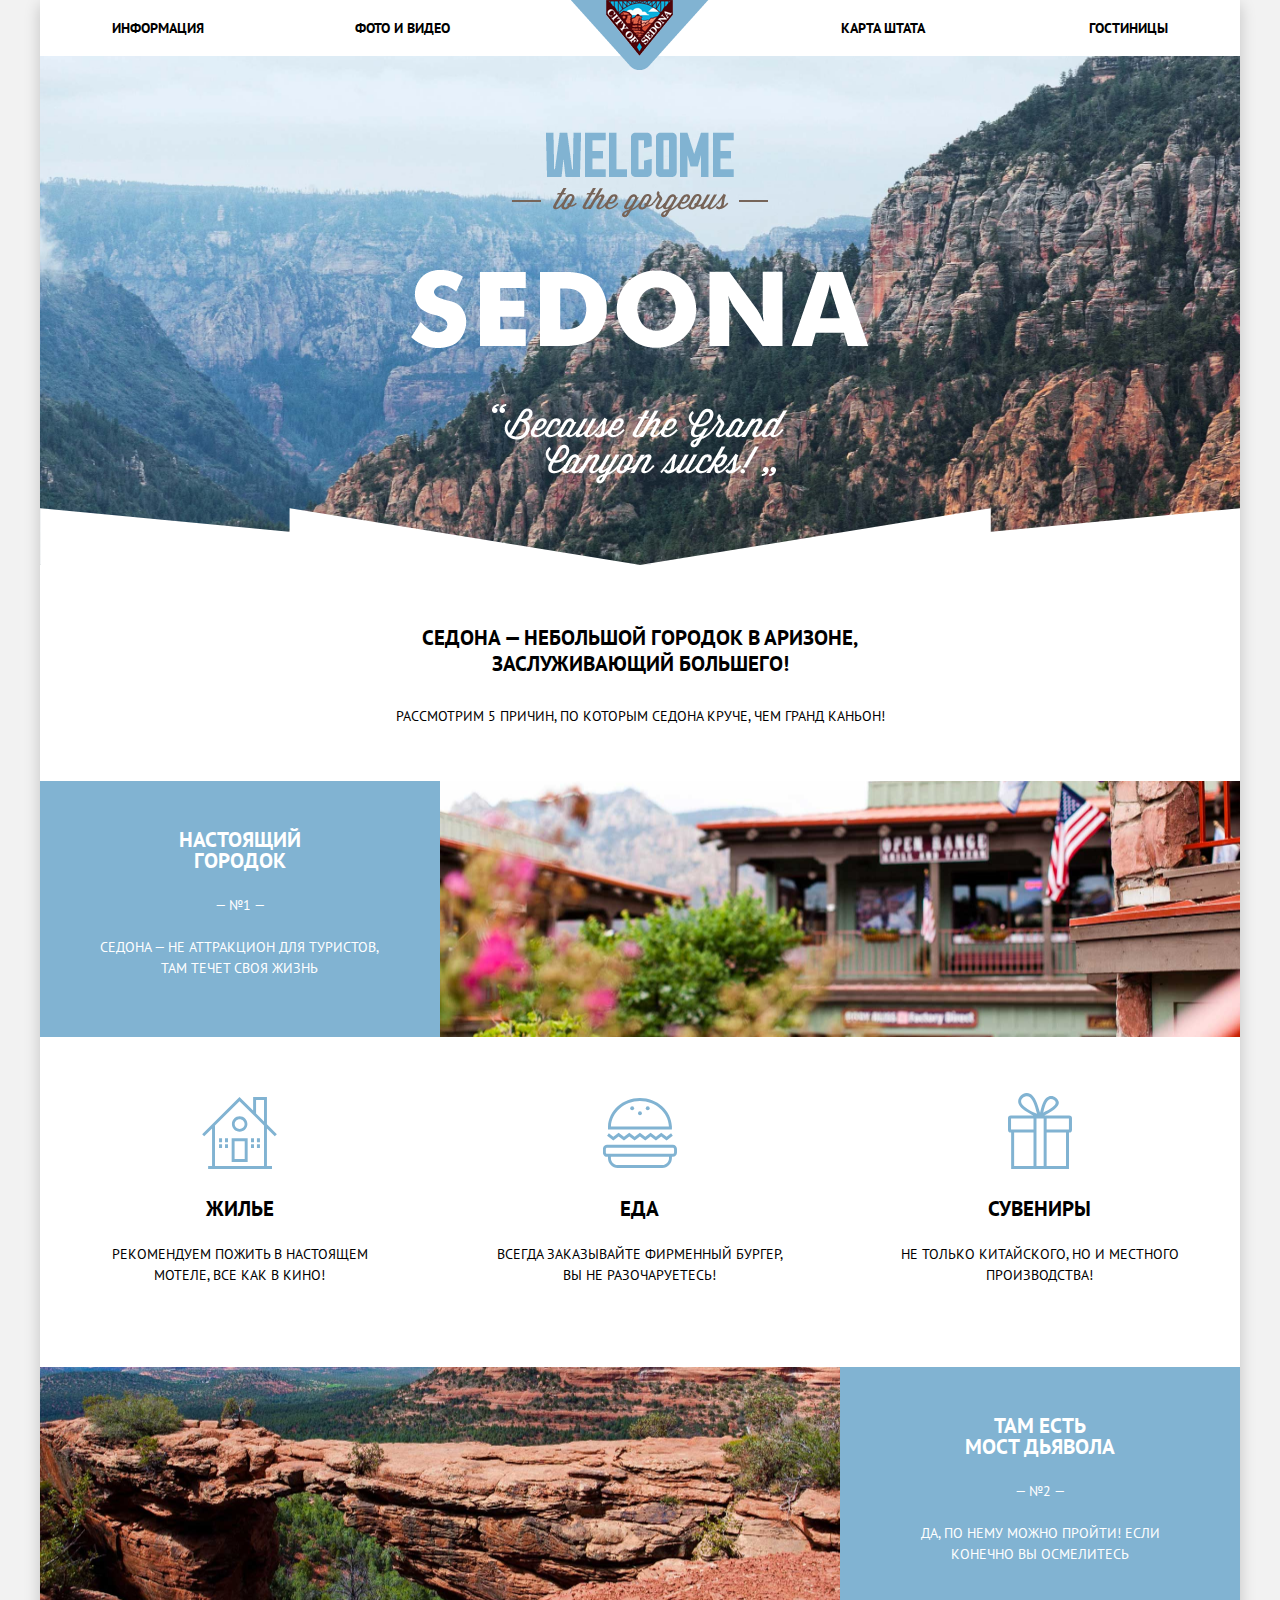
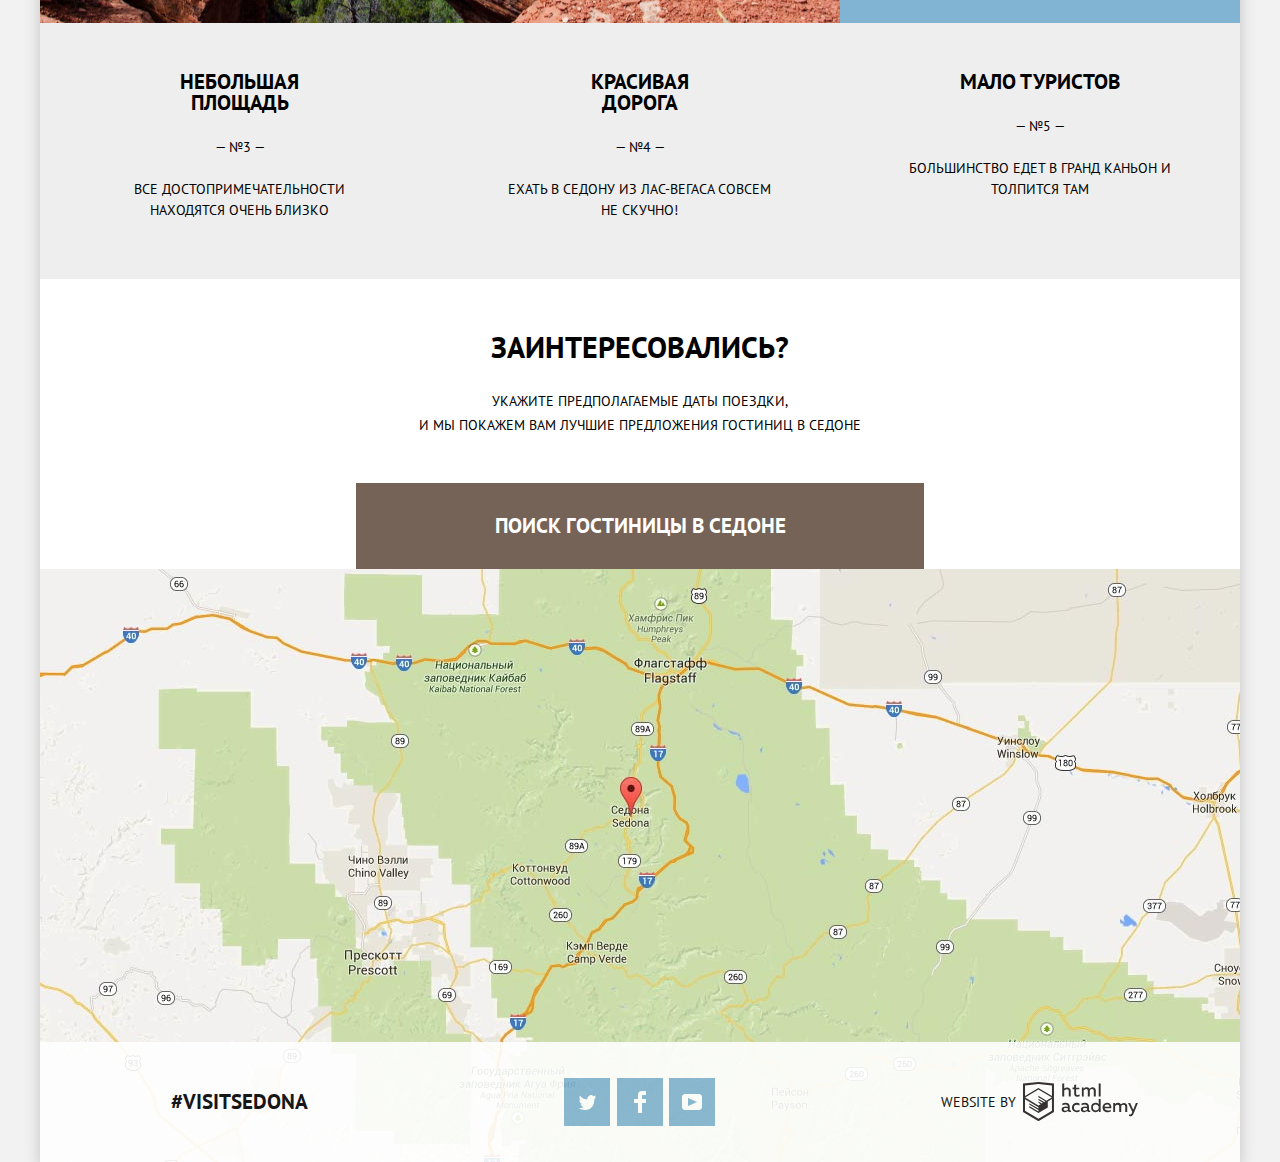
<file: index.html>
<!DOCTYPE html>
<html lang="ru">
  <head>
    <title>HTML Academy: Седона</title>
    <meta charset="utf-8">
    <link href="https://fonts.googleapis.com/css?family=PT+Sans:400,700&amp;subset=cyrillic" rel="stylesheet">
    <link rel="stylesheet" href="css/normalize.css">
    <link rel="stylesheet" href="css/style.min.css">
  </head>
  <body>
    <div class="wrapper">
      <header class="main-header">
        <a class="main-header-logo">
          <img src="img/sedona_logo.png" alt="Логотип Седоны" width="138" height="70">
        </a>
        <div class="wrapper-inner">
          <nav class="main-navigation">
            <ul class="site-navigation">
              <li class="align-left"><a href="#">Информация</a></li>
              <li class="align-left"><a href="#">Фото и видео</a></li>
              <li class="align-right"><a href="#">Карта штата</a></li>
              <li class="align-right"><a href="hotels.html">Гостиницы</a></li>
            </ul>
          </nav>
        </div>
      </header>
      <main class="container">
        <div class="intro">
          <img src="img/welcome_slogan.png" alt="Добро пожаловать в Седону. И пусть Гранд Каньон подождёт" width="458" height="352">
        </div>
        <section class="features">
          <h1 class="features-lead">Седона — небольшой городок в Аризоне, заслуживающий большего!</h1>
          <h2 class="features-header">Рассмотрим 5 причин, по которым Седона круче, чем Гранд Каньон!</h2>
          <ol class="features-list">
            <li class="formalized-item">
              <div class="item-content">
                <h3>Настоящий городок</h3>
                <p class="number-1">Седона — не аттракцион для туристов, там течет своя жизнь</p>
              </div>
              <div class="item-img img-1">
                <span class="visually-hidden">Фоновое изображение, показывающее размеренную жизнь Седоны</span>
              </div>
            </li>
            <li class="advantages">
              <ul class="advantage-list">
                <li class="advantage-item">
                  <h4 class="accomondation">Жилье</h4>
                  <p>Рекомендуем пожить в настоящем мотеле, все как в кино!</p>
                </li>
                <li class="advantage-item">
                  <h4 class="meal">Еда</h4>
                  <p>Всегда заказывайте фирменный бургер, вы не разочаруетесь!</p>
                </li>
                <li class="advantage-item">
                  <h4 class="souvenires">Сувениры</h4>
                  <p>Не только китайского, но и местного производства!</p>
                </li>
              </ul>
            </li>
            <li class="formalized-item">
              <div class="item-content">
                <h3>Там есть<br> мост Дьявола</h3>
                <p class="number-2">Да, по нему можно пройти! Если конечно Вы осмелитесь</p>
              </div>
              <div class="item-img img-2">
                <span class="visually-hidden">Фоновое изображение, показывающее мост Дьявола</span>
              </div>
            </li>
            <li class="feature-item">
              <h3>Небольшая площадь</h3>
              <p class="number-3">Все достопримеча&shy;тельности находятся очень близко</p>
            </li>
            <li class="feature-item">
              <h3>Красивая дорога</h3>
              <p class="number-4">Ехать в Седону из Лас-Вегаса совсем не скучно!</p>
            </li>
            <li class="feature-item">
              <h3>Мало туристов</h3>
              <p class="number-5">Большинство едет в Гранд Каньон и толпится там</p>
            </li>
          </ol>
        </section>
        <section class="hotel-search">
          <h2 class="visually-hidden">Поиск гостиницы в Седоне</h2>
          <p class="interesting">Заинтересовались?</p>
          <p class="search-info">
            Укажите предполагаемые даты поездки,<br>
            и мы покажем Вам лучшие предложения гостиниц в Седоне
          </p>
          <a class="button order-button" href="order_form.html">Поиск гостиницы в Седоне</a>
        </section>
        <section class="map-area">
          <h2 class="visually-hidden">Карта окрестностей Седоны</h2>
          <iframe src="https://www.google.com/maps/embed?pb=!1m18!1m12!1m3!1d52385.18050594414!2d-111.83015782008108!3d34.85437338108308!2m3!1f0!2f0!3f0!3m2!1i1024!2i768!4f13.1!3m3!1m2!1s0x872da132f942b00d%3A0x5548c523fa6c8efd!2z0KHQtdC00L7QvdCwLCDQkNGA0LjQt9C-0L3QsCA4NjMzNiwg0KHQqNCQ!5e0!3m2!1sru!2skz!4v1512067528997" allowfullscreen></iframe>
          <img src="img/map.jpg" alt="Карта окрестностей Седоны" width="1200" height="593">
          <form class="booking-form" action="https://echo.htmlacademy.ru" method="post">
            <p class="booking-date">
              <label for="booking-date-arrival">Дата заезда:</label>
              <input type="text" id="booking-date-arrival" name="arrival" placeholder="24 апреля 2017">
              <button class="booking-date-calendar" type="button">
                <span class="visually-hidden">Календарь для выбора даты заезда</span>
                <svg xmlns="http://www.w3.org/2000/svg" width="21" height="22" viewBox="0 0 21 22"><path fill="#a9a9a9" d="M19.251 2.025h-2.845V.648c0-.381-.294-.689-.656-.689-.363 0-.656.308-.656.689v1.377h-3.938V.648c0-.381-.294-.689-.655-.689-.363 0-.657.308-.657.689v1.377H5.906V.648c0-.381-.294-.689-.656-.689-.363 0-.657.308-.657.689v1.377H1.75C.784 2.025 0 2.847 0 3.862v16.302C0 21.179.784 22 1.75 22h17.501c.966 0 1.749-.821 1.749-1.836V3.862c0-1.015-.783-1.837-1.749-1.837zm.437 18.139a.448.448 0 0 1-.437.459H1.75a.45.45 0 0 1-.438-.459V3.862a.45.45 0 0 1 .438-.459h2.844v1.378c0 .381.294.689.657.689.362 0 .656-.308.656-.689V3.403h3.938v1.378c0 .381.294.689.657.689.361 0 .655-.308.655-.689V3.403h3.938v1.378c0 .381.293.689.656.689.362 0 .656-.308.656-.689V3.403h2.845c.241 0 .437.206.437.459v16.302z"/><path fill="#a9a9a9" d="M4.594 8.225h2.625v2.066H4.594zM4.594 11.668h2.625v2.067H4.594zM4.594 15.112h2.625v2.066H4.594zM9.188 15.112h2.625v2.066H9.188zM9.188 11.668h2.625v2.067H9.188zM9.188 8.225h2.625v2.066H9.188zM13.781 15.112h2.625v2.066h-2.625zM13.781 11.668h2.625v2.067h-2.625zM13.781 8.225h2.625v2.066h-2.625z"/>
                </svg>
              </button>
            </p>
            <p class="booking-date">
              <label for="booking-date-departure">Дата выезда:</label>
              <input type="text" id="booking-date-departure" name="departure" placeholder="4 июля 2017">
              <button class="booking-date-calendar" type="button">
                <span class="visually-hidden">Календарь для выбора даты выезда</span>
                <svg xmlns="http://www.w3.org/2000/svg" width="21" height="22" viewBox="0 0 21 22"><path fill="#a9a9a9" d="M19.251 2.025h-2.845V.648c0-.381-.294-.689-.656-.689-.363 0-.656.308-.656.689v1.377h-3.938V.648c0-.381-.294-.689-.655-.689-.363 0-.657.308-.657.689v1.377H5.906V.648c0-.381-.294-.689-.656-.689-.363 0-.657.308-.657.689v1.377H1.75C.784 2.025 0 2.847 0 3.862v16.302C0 21.179.784 22 1.75 22h17.501c.966 0 1.749-.821 1.749-1.836V3.862c0-1.015-.783-1.837-1.749-1.837zm.437 18.139a.448.448 0 0 1-.437.459H1.75a.45.45 0 0 1-.438-.459V3.862a.45.45 0 0 1 .438-.459h2.844v1.378c0 .381.294.689.657.689.362 0 .656-.308.656-.689V3.403h3.938v1.378c0 .381.294.689.657.689.361 0 .655-.308.655-.689V3.403h3.938v1.378c0 .381.293.689.656.689.362 0 .656-.308.656-.689V3.403h2.845c.241 0 .437.206.437.459v16.302z"/><path fill="#a9a9a9" d="M4.594 8.225h2.625v2.066H4.594zM4.594 11.668h2.625v2.067H4.594zM4.594 15.112h2.625v2.066H4.594zM9.188 15.112h2.625v2.066H9.188zM9.188 11.668h2.625v2.067H9.188zM9.188 8.225h2.625v2.066H9.188zM13.781 15.112h2.625v2.066h-2.625zM13.781 11.668h2.625v2.067h-2.625zM13.781 8.225h2.625v2.066h-2.625z"/></svg>
              </button>
            </p>
            <p class="booking-people">
              <label class="adult" for="adult">Взрослые:</label>
              <button class="button-minus" type="button">
                <span class="visually-hidden">Кнопка уменьшения количества взрослых</span>
              </button>
              <input type="text" id="adult" name="adult" placeholder="2">
              <button class="button-plus" type="button">
                <span class="visually-hidden">Кнопка увеличения количества взрослых</span>
              </button>
            </p>
            <p class="booking-people">
              <label class="child" for="child">Дети:</label>
              <button class="button-minus" type="button">
                <span class="visually-hidden">Кнопка уменьшения количества детей</span>
              </button>
              <input type="text" id="child" name="child" placeholder="0">
              <button class="button-plus" type="button">
                <span class="visually-hidden">Кнопка увеличения количества детей</span>
              </button>
            </p>
            <button class="button search-button" type="submit">Найти</button>
          </form>
        </section>
      </main>
      <footer class="main-footer footer-transparent">
        <div class="footer-content">
          <p class="hashtag">
            #VisitSedona
          </p>
        </div>
        <div class="footer-content">
          <ul class="footer-social-list">
            <li>
              <a class="social-button" href="#"><span class="visually-hidden">Twitter</span>
                <svg xmlns="http://www.w3.org/2000/svg" xmlns:xlink="http://www.w3.org/1999/xlink" width="17" height="15" viewBox="0 0 17 15">
                  <path fill="#FFF" d="M10.95.144c1.685-.496 2.984.27 3.577 1.179.673-.231 1.331-.481 2.011-.708a2.345 2.345 0 0 1-.857 1.768c.685.17 1.304-.491 1.304-.491-.169 1-1.006 1.788-1.563 2.024-.231 6.75-3.175 11.217-10.077 11.082h-.446c-.41 0-4.164-.46-4.898-1.887 2.271.196 3.893-.422 4.693-1.177-.96-.3-2.679-.477-2.979-2.95.349.106.564.228 1.19.119C1.705 8.247.374 7.53.448 5.33c.285.328 1.067.536 1.34.472C1.085 5.561-.182 2.442.894.85c1.818 1.854 3.735 3.606 7.152 3.773C8.254 2.33 9.183.793 10.95.144z"/>
                </svg>
              </a>
            </li>
            <li>
              <a class="social-button" href="#"><span class="visually-hidden">Facebook</span>
                <svg xmlns="http://www.w3.org/2000/svg" width="12" height="22" viewBox="0 0 12 22">
                  <path fill="#FFF" d="M12 4V0H8a4 4 0 0 0-4 4v4H0v4h4v10h4V12h4V8H8V4h4z"/>
                </svg>
              </a>
            </li>
            <li>
              <a class="social-button" href="#"><span class="visually-hidden">Youtube</span>
                <svg xmlns="http://www.w3.org/2000/svg" xmlns:xlink="http://www.w3.org/1999/xlink" width="20" height="16" viewBox="0 0 20 16">
                  <path fill="#FFF" d="M17 0H3C1.35 0 0 1.35 0 3v10c0 1.65 1.35 3 3 3h14c1.65 0 3-1.35 3-3V3c0-1.65-1.35-3-3-3zM6.027 11.998V4.002L15.014 8l-8.987 3.998z"/>
                </svg>
              </a>
            </li>
          </ul>
        </div>
        <div class="footer-content">
          <div class="copyright">
            <p>Website by</p>
            <a class="webstudio" href="https://htmlacademy.ru/intensive/htmlcss"><span class="visually-hidden">HTML Academy</span>
              <svg id="Layer_1" data-name="Layer 1" xmlns="http://www.w3.org/2000/svg" viewBox="0 0 108.08 36.85"><title>logo-htmlacademy-small1</title>
                <path d="M44.61,26.88a2,2,0,0,0,.55-0.1v1.33a3.25,3.25,0,0,1-1.18.21,1.67,1.67,0,0,1-1.67-1,4.84,4.84,0,0,1-3.14,1.08c-1.51,0-2.91-.83-2.91-2.55,0-2.13,2-2.79,3.71-2.79a11.08,11.08,0,0,1,2.17.25v-0.3c0-1-.76-1.77-2.19-1.77a7.42,7.42,0,0,0-3,.64v-1.7a10.21,10.21,0,0,1,3.19-.55c2.36,0,3.81,1.12,3.81,3.65v3a0.54,0.54,0,0,0,.49.59h0.17Zm-6.44-1.13A1.35,1.35,0,0,0,39.63,27h0.11a3.39,3.39,0,0,0,2.41-1V24.58a9.72,9.72,0,0,0-1.81-.21c-1,0-2.16.33-2.16,1.38h0Zm12.36-6.11a5,5,0,0,1,2.57.64V22a4.08,4.08,0,0,0-2.3-.7,2.75,2.75,0,1,0,0,5.49,5,5,0,0,0,2.43-.64v1.71a6.27,6.27,0,0,1-2.76.57A4.21,4.21,0,0,1,46,24.51q0-.21,0-0.41a4.32,4.32,0,0,1,4.18-4.46h0.38Zm12.17,7.24a2,2,0,0,0,.55-0.1v1.33a3.25,3.25,0,0,1-1.18.21,1.67,1.67,0,0,1-1.67-1,4.84,4.84,0,0,1-3.14,1.08c-1.51,0-2.91-.83-2.91-2.55,0-2.13,2-2.79,3.71-2.79a11.08,11.08,0,0,1,2.17.25v-0.3c0-1-.76-1.77-2.19-1.77a7.42,7.42,0,0,0-3,.64v-1.7a10.21,10.21,0,0,1,3.19-.55c2.36,0,3.81,1.12,3.81,3.65v3a0.54,0.54,0,0,0,.49.59h0.17Zm-6.44-1.13A1.35,1.35,0,0,0,57.73,27h0.11a3.39,3.39,0,0,0,2.41-1V24.58a9.72,9.72,0,0,0-1.81-.21c-1.06,0-2.16.33-2.16,1.38h0ZM73,16V28.2H71.35V26.88a3.88,3.88,0,0,1-3.19,1.54,4.4,4.4,0,0,1,0-8.78,3.81,3.81,0,0,1,3,1.3V16H73Zm-4.53,5.22a2.76,2.76,0,1,0,0,5.52A2.86,2.86,0,0,0,71.15,25V23A2.91,2.91,0,0,0,68.49,21.27ZM79,19.64c3.31,0,4.46,2.68,3.92,5.09H76.7c0.21,1.5,1.67,2.11,3.19,2.11a6.11,6.11,0,0,0,2.64-.59v1.6a7.14,7.14,0,0,1-3,.57C77,28.42,74.78,27,74.78,24a4.18,4.18,0,0,1,4-4.39H79Zm0.09,1.54a2.28,2.28,0,0,0-2.44,2.1v0.06H81.3A2,2,0,0,0,79.13,21.18Zm5.73,7V19.87h1.65v1a3.81,3.81,0,0,1,2.78-1.27A2.86,2.86,0,0,1,91.89,21a4.12,4.12,0,0,1,2.91-1.33A3.06,3.06,0,0,1,98,23V28.2h-1.9V23.05a1.59,1.59,0,0,0-1.42-1.75H94.42a2.8,2.8,0,0,0-2.07,1.12V28.2h-1.9V23.05A1.59,1.59,0,0,0,89,21.31H88.8a3,3,0,0,0-2.21,1.29v5.63H84.86Zm21.31-8.33h1.9l-3.91,9.46c-0.9,2.17-2.09,2.86-3.35,2.86a4.76,4.76,0,0,1-1.1-.14V30.46a2.86,2.86,0,0,0,.85.12c0.9,0,1.58-.64,2.07-1.9l0.17-.42-4-8.4h2l2.86,6.29ZM38.73,1.46V6.22a3.81,3.81,0,0,1,2.7-1.14,3.25,3.25,0,0,1,3.44,3.4v5.15H43V8.72a1.81,1.81,0,0,0-1.61-2h-0.3a2.93,2.93,0,0,0-2.32,1.39v5.52h-1.9V1.46h1.9ZM49.94,2.31v3h3V6.91h-3v3.81c0,1.1.5,1.46,1.58,1.46a4.49,4.49,0,0,0,1.69-.33v1.6A6.8,6.8,0,0,1,51,13.8a2.55,2.55,0,0,1-2.86-2.74V6.89H46.58V5.26h1.5V2.74Zm5.4,11.31V5.28H57v1A3.81,3.81,0,0,1,59.77,5a2.86,2.86,0,0,1,2.6,1.33A4.12,4.12,0,0,1,65.28,5,3.06,3.06,0,0,1,68.44,8.4v5.21h-1.9V8.46a1.59,1.59,0,0,0-1.42-1.75H64.89a2.8,2.8,0,0,0-2.07,1.12v5.78h-1.9V8.46A1.59,1.59,0,0,0,59.5,6.71H59.27A3,3,0,0,0,57.06,8v5.63H55.34ZM71.17,1.45H73V13.6H71.17V1.45ZM14.71,0H14.55L0,1.54V28.21l14.55,8.66,14.55-8.66V1.54Zm12.5,27.1L14.55,34.64,1.9,27.12V16.18l12.59,7.5V25L5.86,19.9v1.31l8.68,5.21v1.39L5.87,22.65V24l8.68,5.21,8.75-5.24V18.31L27.2,16V27.12Zm0-12.53-3.48,2-1.6,1L14.51,13v1.31L21,18.23H21l-0.14.09-1,.54-5.37-3.2V17l4.24,2.52-1,.67-3.2-1.9v1.31l2.1,1.24L14.5,22.1,2,14.65,14.51,7.11Zm0-1.32L14.49,5.76,1.91,13.25v-10L14.56,1.92,27.21,3.25v10h0Z" transform="translate(0 -0.02)" fill="#231f20"/>
              </svg>
            </a>
          </div>
        </div>
      </footer>
    </div>
    <script src="js/script.min.js"></script>
  </body>
</html>
</file>
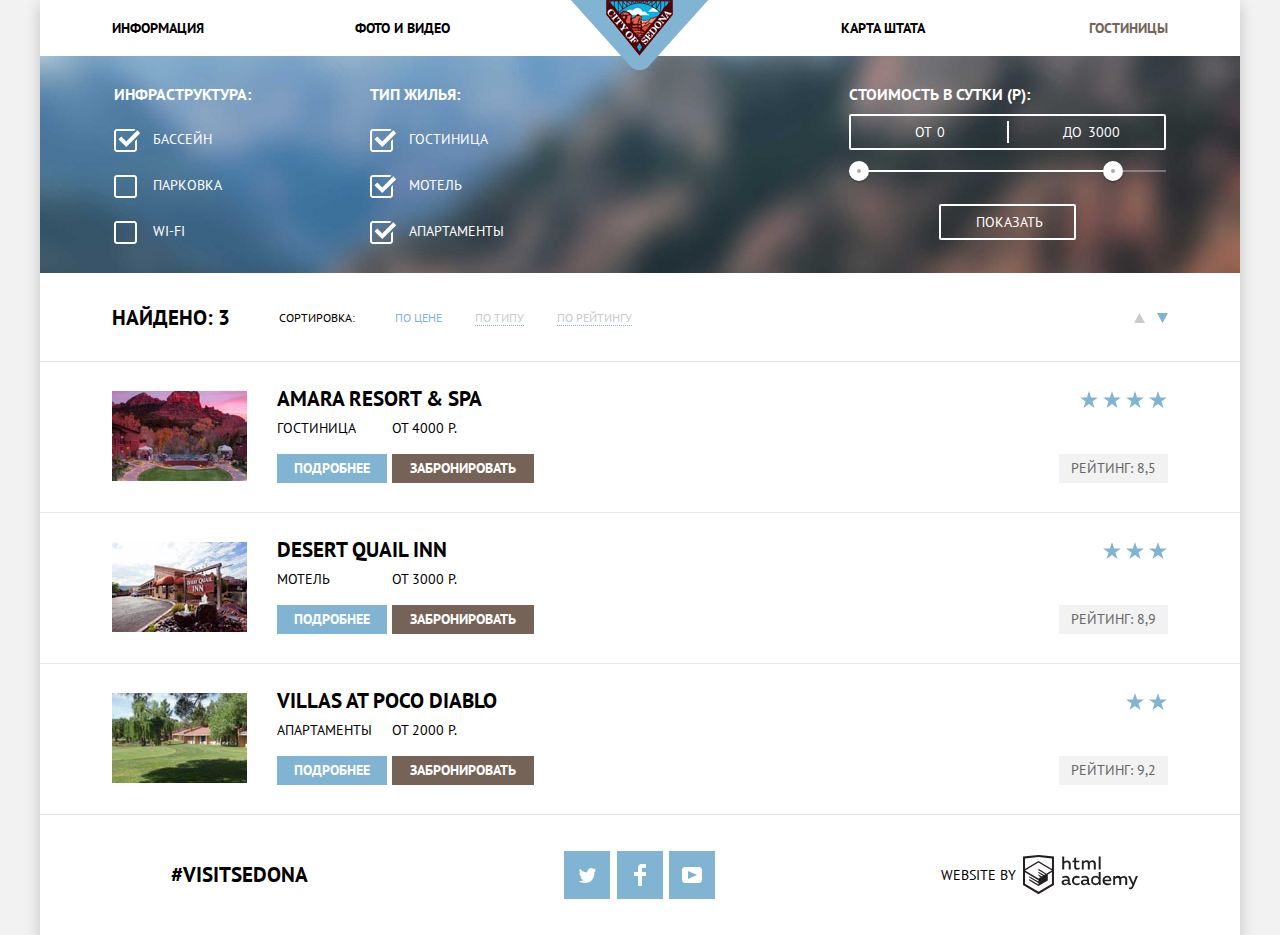
<file: hotels.html>
<!DOCTYPE html>
<html lang="ru">
  <head>
    <title>HTML Academy: Отели в Седоне</title>
    <meta charset="utf-8">
    <link href="https://fonts.googleapis.com/css?family=PT+Sans:400,700&amp;subset=cyrillic" rel="stylesheet">
    <link rel="stylesheet" href="css/normalize.css">
    <link rel="stylesheet" href="css/style.min.css">
  </head>
  <body>
    <div class="wrapper">
      <header class="main-header">
        <a class="main-header-logo" href="index.html">
          <img src="img/sedona_logo.png" alt="Логотип Седоны" width="138" height="70">
        </a>
        <div class="wrapper-inner">
          <nav class="main-navigation">
            <ul class="site-navigation">
              <li class="align-left"><a href="#">Информация</a></li>
              <li class="align-left"><a href="#">Фото и видео</a></li>
              <li class="align-right"><a href="#">Карта штата</a></li>
              <li class="site-navigation-current align-right"><a>Гостиницы</a></li>
            </ul>
          </nav>
        </div>
      </header>
      <main class="container">
        <h1 class="visually-hidden">Выбор жилья в Седоне</h1>
        <section class="filter">
          <h2 class="visually-hidden">Фильтр жилья Седоны</h2>
          <div class="wrapper-inner">
            <form class="filter-form" action="form.html" method="post">
              <fieldset class="column-checkboxed">
                <legend>Инфраструктура:</legend>
                  <ul class="filter-form-checkbox">
                    <li>
                      <input class="visually-hidden filter-checkbox" type="checkbox" name="pool" id="pool" checked>
                      <label for="pool">Бассейн</label>
                    </li>
                    <li>
                      <input class="visually-hidden filter-checkbox" type="checkbox" name="parking" id="parking">
                      <label for="parking">Парковка</label>
                    </li>
                    <li>
                      <input class="visually-hidden filter-checkbox" type="checkbox" name="wifi" id="wifi">
                      <label for="wifi">Wi-fi</label>
                    </li>
                  </ul>
              </fieldset>
              <fieldset class="column-checkboxed">
                <legend>Тип жилья:</legend>
                  <ul class="filter-form-checkbox">
                    <li>
                      <input class="visually-hidden filter-checkbox" type="checkbox" name="hotel" id="hotel" checked>
                      <label for="hotel">Гостиница</label>
                    </li>
                    <li>
                      <input class="visually-hidden filter-checkbox" type="checkbox" name="motel" id="motel" checked>
                      <label for="motel">Мотель</label>
                    </li>
                    <li>
                      <input class="visually-hidden filter-checkbox" type="checkbox" name="apparts" id="apparts" checked>
                      <label for="apparts">Апартаменты</label>
                    </li>
                  </ul>
              </fieldset>
              <fieldset class="column-price">
                <legend>Стоимость в сутки (р):</legend>
                <div class="price-range">
                  <label class="min-range">От <input type="text" name="min-range" id="min-range" placeholder="0"></label> 
                  <label class="max-range">До <input type="text" name="max-range" id="max-range" placeholder="3000"></label> 
                </div>
                <div class="slider">
                  <div class="slider-line">
                    <div class="slider-bar"></div>
                  </div>
                  <div class="slider-point point-min-range"></div>
                  <div class="slider-point point-max-range"></div>
                </div>
                <button class="button filter-button" type="submit">Показать</button>
              </fieldset>
            </form>
          </div>
        </section>
        <section class="result">
          <h2 class="visually-hidden">Результаты поиска</h2>
          <div class="wrapper-inner">
            <div class="sorting">
              <p class="sorting-quantity">
                Найдено: 3
              </p>
              <p class="sorting-types">Сортировка:</p>
              <ul class="sorting-category">
                <li class="sorting-category-current"><a>По цене</a></li>
                <li><a href="#">По типу</a></li>
                <li><a href="#">По рейтингу</a></li>
              </ul>
              <a class="arrow-up" href="#">
                <span class="visually-hidden">Сортировка параметров по возрастанию</span>
                <svg xmlns="http://www.w3.org/2000/svg" width="11" height="10" viewBox="0 0 11 10"><path fill="#cacaca" d="M5.5 0L0 10h11z"/></svg>
              </a>
              <a class="arrow-down" href="#">
                <span class="visually-hidden">Сортировка параметров по убыванию</span>
                <svg xmlns="http://www.w3.org/2000/svg" width="11" height="10" viewBox="0 0 11 10"><path fill="#81b3d2" d="M5.5 10L0 0h11"/></svg>
              </a>
            </div>
          </div>
          <ul class="hotels-list">
            <li class="hotels-list-item">
              <div class="wrapper-inner flex-container">
                <img class="hotel-image" src="img/amara_resort.jpg" alt="Amara Resort & Spa" width="135" height="90">
                <div class="hotel-info">
                  <h3 class="hotel-name">
                    <a href="#">Amara Resort & Spa</a>
                  </h3>
                  <div class="type-and-price">
                    <p class="hotel-type">Гостиница</p>
                    <p class="hotel-price">От 4000 Р.</p>
                  </div>
                  <div class="order-section">
                    <a class="button hotel-button" href="#">Подробнее</a>
                    <a class="button booking-button" href="#">Забронировать</a>
                  </div>
                </div>
                <div class="rating-section">
                  <p class="rating-stars">
                    <span class="visually-hidden">Рейтинг четыре звезды</span>
                    <span class="star-picture"></span>
                    <span class="star-picture"></span>
                    <span class="star-picture"></span>
                    <span class="star-picture"></span>
                  </p>
                  <span class="hotel-rating">Рейтинг: 8,5</span>
                </div>
              </div>
            </li>
            <li class="hotels-list-item">
              <div class="wrapper-inner flex-container">
                <img class="hotel-image" src="img/quail_inn.jpg" alt="Desert Quail Inn" width="135" height="90">
                <div class="hotel-info">
                  <h3 class="hotel-name">
                    <a href="#">Desert Quail Inn</a>
                  </h3>
                  <div class="type-and-price">
                    <p class="hotel-type">Мотель</p>
                    <p class="hotel-price">От 3000 Р.</p>
                  </div>
                  <div class="order-section">
                    <a class="button hotel-button" href="#">Подробнее</a>
                    <a class="button booking-button" href="#">Забронировать</a>
                  </div>
                </div>
                <div class="rating-section">
                  <p class="rating-stars">
                    <span class="visually-hidden">Рейтинг три звезды</span>
                    <span class="star-picture"></span>
                    <span class="star-picture"></span>
                    <span class="star-picture"></span>
                  </p>
                  <span class="hotel-rating">Рейтинг: 8,9</span>
                </div>
              </div>
            </li>
            <li class="hotels-list-item">
              <div class="wrapper-inner flex-container">
                <img class="hotel-image" src="img/poco_diablo.jpg" alt="Villas At Poco Diablo" width="135" height="90">
                <div class="hotel-info">
                  <h3 class="hotel-name">
                    <a href="#">Villas At Poco Diablo</a>
                  </h3>
                  <div class="type-and-price">
                    <p class="hotel-type">Апартаменты</p>
                    <p class="hotel-price">От 2000 Р.</p>
                  </div>
                  <div class="order-section">
                    <a class="button hotel-button" href="#">Подробнее</a>
                    <a class="button booking-button" href="#">Забронировать</a>
                  </div>
                </div>
                <div class="rating-section">
                  <p class="rating-stars">
                    <span class="visually-hidden">Рейтинг две звезды</span>
                    <span class="star-picture"></span>
                    <span class="star-picture"></span>
                  </p>
                  <span class="hotel-rating">Рейтинг: 9,2</span>
                </div>
              </div>
            </li>
          </ul>
        </section>
      </main>
      <footer class="main-footer">
        <div class="footer-content">
          <p class="hashtag">
            #VisitSedona
          </p>
        </div>
        <div class="footer-content">
          <ul class="footer-social-list">
            <li>
              <a class="social-button" href="#"><span class="visually-hidden">Twitter</span>
                <svg xmlns="http://www.w3.org/2000/svg" xmlns:xlink="http://www.w3.org/1999/xlink" width="17" height="15" viewBox="0 0 17 15">
                  <path fill="#FFF" d="M10.95.144c1.685-.496 2.984.27 3.577 1.179.673-.231 1.331-.481 2.011-.708a2.345 2.345 0 0 1-.857 1.768c.685.17 1.304-.491 1.304-.491-.169 1-1.006 1.788-1.563 2.024-.231 6.75-3.175 11.217-10.077 11.082h-.446c-.41 0-4.164-.46-4.898-1.887 2.271.196 3.893-.422 4.693-1.177-.96-.3-2.679-.477-2.979-2.95.349.106.564.228 1.19.119C1.705 8.247.374 7.53.448 5.33c.285.328 1.067.536 1.34.472C1.085 5.561-.182 2.442.894.85c1.818 1.854 3.735 3.606 7.152 3.773C8.254 2.33 9.183.793 10.95.144z"/>
                </svg>
              </a>
            </li>
            <li>
              <a class="social-button" href="#"><span class="visually-hidden">Facebook</span>
                <svg xmlns="http://www.w3.org/2000/svg" width="12" height="22" viewBox="0 0 12 22">
                  <path fill="#FFF" d="M12 4V0H8a4 4 0 0 0-4 4v4H0v4h4v10h4V12h4V8H8V4h4z"/>
                </svg>
              </a>
            </li>
            <li>
              <a class="social-button" href="#"><span class="visually-hidden">Youtube</span>
                <svg xmlns="http://www.w3.org/2000/svg" xmlns:xlink="http://www.w3.org/1999/xlink" width="20" height="16" viewBox="0 0 20 16">
                  <path fill="#FFF" d="M17 0H3C1.35 0 0 1.35 0 3v10c0 1.65 1.35 3 3 3h14c1.65 0 3-1.35 3-3V3c0-1.65-1.35-3-3-3zM6.027 11.998V4.002L15.014 8l-8.987 3.998z"/>
                </svg>
              </a>
            </li>
          </ul>
        </div>
        <div class="footer-content">
          <div class="copyright">
            <p>Website by</p>
            <a class="webstudio" href="https://htmlacademy.ru/intensive/htmlcss"><span class="visually-hidden">HTML Academy</span>
              <svg id="Layer_1" data-name="Layer 1" xmlns="http://www.w3.org/2000/svg" viewBox="0 0 108.08 36.85"><title>logo-htmlacademy-small1</title>
                <path d="M44.61,26.88a2,2,0,0,0,.55-0.1v1.33a3.25,3.25,0,0,1-1.18.21,1.67,1.67,0,0,1-1.67-1,4.84,4.84,0,0,1-3.14,1.08c-1.51,0-2.91-.83-2.91-2.55,0-2.13,2-2.79,3.71-2.79a11.08,11.08,0,0,1,2.17.25v-0.3c0-1-.76-1.77-2.19-1.77a7.42,7.42,0,0,0-3,.64v-1.7a10.21,10.21,0,0,1,3.19-.55c2.36,0,3.81,1.12,3.81,3.65v3a0.54,0.54,0,0,0,.49.59h0.17Zm-6.44-1.13A1.35,1.35,0,0,0,39.63,27h0.11a3.39,3.39,0,0,0,2.41-1V24.58a9.72,9.72,0,0,0-1.81-.21c-1,0-2.16.33-2.16,1.38h0Zm12.36-6.11a5,5,0,0,1,2.57.64V22a4.08,4.08,0,0,0-2.3-.7,2.75,2.75,0,1,0,0,5.49,5,5,0,0,0,2.43-.64v1.71a6.27,6.27,0,0,1-2.76.57A4.21,4.21,0,0,1,46,24.51q0-.21,0-0.41a4.32,4.32,0,0,1,4.18-4.46h0.38Zm12.17,7.24a2,2,0,0,0,.55-0.1v1.33a3.25,3.25,0,0,1-1.18.21,1.67,1.67,0,0,1-1.67-1,4.84,4.84,0,0,1-3.14,1.08c-1.51,0-2.91-.83-2.91-2.55,0-2.13,2-2.79,3.71-2.79a11.08,11.08,0,0,1,2.17.25v-0.3c0-1-.76-1.77-2.19-1.77a7.42,7.42,0,0,0-3,.64v-1.7a10.21,10.21,0,0,1,3.19-.55c2.36,0,3.81,1.12,3.81,3.65v3a0.54,0.54,0,0,0,.49.59h0.17Zm-6.44-1.13A1.35,1.35,0,0,0,57.73,27h0.11a3.39,3.39,0,0,0,2.41-1V24.58a9.72,9.72,0,0,0-1.81-.21c-1.06,0-2.16.33-2.16,1.38h0ZM73,16V28.2H71.35V26.88a3.88,3.88,0,0,1-3.19,1.54,4.4,4.4,0,0,1,0-8.78,3.81,3.81,0,0,1,3,1.3V16H73Zm-4.53,5.22a2.76,2.76,0,1,0,0,5.52A2.86,2.86,0,0,0,71.15,25V23A2.91,2.91,0,0,0,68.49,21.27ZM79,19.64c3.31,0,4.46,2.68,3.92,5.09H76.7c0.21,1.5,1.67,2.11,3.19,2.11a6.11,6.11,0,0,0,2.64-.59v1.6a7.14,7.14,0,0,1-3,.57C77,28.42,74.78,27,74.78,24a4.18,4.18,0,0,1,4-4.39H79Zm0.09,1.54a2.28,2.28,0,0,0-2.44,2.1v0.06H81.3A2,2,0,0,0,79.13,21.18Zm5.73,7V19.87h1.65v1a3.81,3.81,0,0,1,2.78-1.27A2.86,2.86,0,0,1,91.89,21a4.12,4.12,0,0,1,2.91-1.33A3.06,3.06,0,0,1,98,23V28.2h-1.9V23.05a1.59,1.59,0,0,0-1.42-1.75H94.42a2.8,2.8,0,0,0-2.07,1.12V28.2h-1.9V23.05A1.59,1.59,0,0,0,89,21.31H88.8a3,3,0,0,0-2.21,1.29v5.63H84.86Zm21.31-8.33h1.9l-3.91,9.46c-0.9,2.17-2.09,2.86-3.35,2.86a4.76,4.76,0,0,1-1.1-.14V30.46a2.86,2.86,0,0,0,.85.12c0.9,0,1.58-.64,2.07-1.9l0.17-.42-4-8.4h2l2.86,6.29ZM38.73,1.46V6.22a3.81,3.81,0,0,1,2.7-1.14,3.25,3.25,0,0,1,3.44,3.4v5.15H43V8.72a1.81,1.81,0,0,0-1.61-2h-0.3a2.93,2.93,0,0,0-2.32,1.39v5.52h-1.9V1.46h1.9ZM49.94,2.31v3h3V6.91h-3v3.81c0,1.1.5,1.46,1.58,1.46a4.49,4.49,0,0,0,1.69-.33v1.6A6.8,6.8,0,0,1,51,13.8a2.55,2.55,0,0,1-2.86-2.74V6.89H46.58V5.26h1.5V2.74Zm5.4,11.31V5.28H57v1A3.81,3.81,0,0,1,59.77,5a2.86,2.86,0,0,1,2.6,1.33A4.12,4.12,0,0,1,65.28,5,3.06,3.06,0,0,1,68.44,8.4v5.21h-1.9V8.46a1.59,1.59,0,0,0-1.42-1.75H64.89a2.8,2.8,0,0,0-2.07,1.12v5.78h-1.9V8.46A1.59,1.59,0,0,0,59.5,6.71H59.27A3,3,0,0,0,57.06,8v5.63H55.34ZM71.17,1.45H73V13.6H71.17V1.45ZM14.71,0H14.55L0,1.54V28.21l14.55,8.66,14.55-8.66V1.54Zm12.5,27.1L14.55,34.64,1.9,27.12V16.18l12.59,7.5V25L5.86,19.9v1.31l8.68,5.21v1.39L5.87,22.65V24l8.68,5.21,8.75-5.24V18.31L27.2,16V27.12Zm0-12.53-3.48,2-1.6,1L14.51,13v1.31L21,18.23H21l-0.14.09-1,.54-5.37-3.2V17l4.24,2.52-1,.67-3.2-1.9v1.31l2.1,1.24L14.5,22.1,2,14.65,14.51,7.11Zm0-1.32L14.49,5.76,1.91,13.25v-10L14.56,1.92,27.21,3.25v10h0Z" transform="translate(0 -0.02)" fill="#231f20"/>
              </svg>
            </a>
          </div>
        </div>
      </footer>
    </div>
  </body>
</html>
</file>
<file: css/style.min.css>
html{box-sizing:border-box}*,* ::before,* ::after{box-sizing:inherit}body{margin:0;padding:0;font-family:"PT Sans","Arial",sans-serif;font-size:14px;color:#000;line-height:21px;text-transform:uppercase;background-color:#f2f2f2}.visually-hidden:not(:focus):not(:active),input[type=checkbox].visually-hidden,input[type=radio].visually-hidden{position:absolute;width:1px;height:1px;margin:-1px;border:0;padding:0;white-space:nowrap;-webkit-clip-path:inset(100%);clip-path:inset(100%);clip:rect(0 0 0 0);overflow:hidden}a{text-decoration:none}img{max-width:100%;height:auto}.wrapper{max-width:1200px;min-width:768px;margin:0 auto;background-color:#fff;box-shadow:0 5px 15px 0 rgba(0,0,0,.2)}.wrapper-inner{padding-left:6%;padding-right:6%}.main-header{position:relative;background-color:#fff}.main-header-logo{position:absolute;top:0;left:50%;z-index:1;-webkit-transform:translateX(-50%);transform:translateX(-50%)}.site-navigation{display:-webkit-box;display:flex;flex-wrap:wrap;-webkit-box-pack:justify;justify-content:space-between;-webkit-box-align:center;align-items:center;margin:0;padding:15px 0;font-weight:700;line-height:26px;list-style:none}.site-navigation li{flex-basis:20%}.site-navigation li:nth-child(2){margin-right:11%}.align-left{text-align:left}.align-right{text-align:right}.site-navigation a[href]{color:#000}.site-navigation-current a{color:#766357}.site-navigation a[href]:hover,.site-navigation a[href]:focus{color:#81b3d2}.site-navigation a[href]:active{color:#cacaca}.intro{position:relative;padding-top:76px;padding-bottom:75px;text-align:center;background-color:#9e8187;background-image:url(../img/sedona_landscape.jpg);background-repeat:no-repeat;background-position:50% 28%;background-size:cover}.intro::after{content:"";display:block;position:absolute;bottom:0;width:100%;height:57px;background-color:transparent;background-image:url(../img/decor_masc.png);background-repeat:no-repeat;background-size:100% 100%}.features{text-align:center}.features h3,.features h4{width:160px;margin:0 auto;padding:0;font-size:21px}.features h3{margin-top:48px}.features h4{margin-bottom:25px}.features p{margin:0 auto;margin-bottom:20px;width:100%}.features-lead{width:510px;margin-top:60px;margin-bottom:26px;margin-left:auto;margin-right:auto;font-weight:700;font-size:21px;line-height:26px}.features-header{margin-bottom:52px;font-weight:400;font-size:14px;line-height:26px}.features-list,.advantage-list{margin:0;padding:0;list-style:none}.features-list{display:-webkit-box;display:flex;flex-wrap:wrap;background-color:#eee}.advantages{width:100%}.advantage-list{display:-webkit-box;display:flex;width:100%;background-color:#fff}.formalized-item{display:-webkit-box;display:flex;width:100%;min-height:256px;color:#fff;background-color:#81b3d2}.feature-item{width:33.33%;min-height:256px;padding-left:5%;padding-right:5%}.advantage-item{width:33.33%;min-height:330px;margin:0;padding-left:4.7%;padding-right:4.7%}.item-content{width:33.33%;min-height:256px;padding-left:4%;padding-right:4%}.item-img{width:66.67%;height:256px;background-repeat:no-repeat;background-position:50% 54%;background-size:cover}.img-1{background-image:url(../img/sedona_feature_1.jpg)}.img-2{-webkit-box-ordinal-group:0;order:-1;background-image:url(../img/sedona_feature_2.jpg)}.number-1::before{content:"— №1 —";display:block;margin-top:24px;margin-bottom:21px}.number-2::before{content:"— №2 —";display:block;margin-top:24px;margin-bottom:21px}.number-3::before{content:"— №3 —";display:block;margin-top:24px;margin-bottom:21px}.number-4::before{content:"— №4 —";display:block;margin-top:24px;margin-bottom:21px}.number-5::before{content:"— №5 —";display:block;margin-top:24px;margin-bottom:21px}.accomondation::before{content:"";display:block;width:75px;height:72px;margin-top:60px;margin-bottom:29px;margin-left:auto;margin-right:auto;background-image:url(../img/icon-1.svg);background-repeat:no-repeat}.meal::before{content:"";display:block;width:74px;height:70px;margin-top:61px;margin-bottom:30px;margin-left:auto;margin-right:auto;background-image:url(../img/icon-3.svg);background-repeat:no-repeat}.souvenires::before{content:"";display:block;width:64px;height:76px;margin-top:56px;margin-bottom:29px;margin-left:auto;margin-right:auto;background-image:url(../img/icon-2.svg);background-repeat:no-repeat}.hotel-search{text-align:center}.interesting{margin-top:50px;margin-bottom:24px;font-size:30px;font-weight:700;line-height:36px}.search-info{margin-bottom:46px;line-height:24px}.button{font:inherit;color:#fff;font-weight:700;text-transform:uppercase;text-align:center;vertical-align:middle}.order-button{display:block;width:568px;margin:0 auto;padding:30px;font-size:21px;line-height:26px;background-color:#766357;border:0}.order-button:hover,.order-button:focus{background-color:#604e43;cursor:pointer}.order-button:active{color:#928a85;background-color:#503e33}.map-area{position:relative;margin:0;padding:0;width:100%;height:593px;overflow:hidden}.map-area iframe{position:absolute;width:100%;height:593px;frameborder:0;border:0}@-webkit-keyframes slide{0%,60%,75%,90%,to{-webkit-animation-timing-function:cubic-bezier(.215,.61,.355,1);animation-timing-function:cubic-bezier(.215,.61,.355,1)}0%{opacity:0;-webkit-transform:translate3d(0,-3000px,0);transform:translate3d(0,-3000px,0)}60%{opacity:1;-webkit-transform:translate3d(0,25px,0);transform:translate3d(0,25px,0)}75%{-webkit-transform:translate3d(0,-10px,0);transform:translate3d(0,-10px,0)}90%{-webkit-transform:translate3d(0,5px,0);transform:translate3d(0,5px,0)}to{-webkit-transform:none;transform:none}}@keyframes slide{0%,60%,75%,90%,to{-webkit-animation-timing-function:cubic-bezier(.215,.61,.355,1);animation-timing-function:cubic-bezier(.215,.61,.355,1)}0%{opacity:0;-webkit-transform:translate3d(0,-3000px,0);transform:translate3d(0,-3000px,0)}60%{opacity:1;-webkit-transform:translate3d(0,25px,0);transform:translate3d(0,25px,0)}75%{-webkit-transform:translate3d(0,-10px,0);transform:translate3d(0,-10px,0)}90%{-webkit-transform:translate3d(0,5px,0);transform:translate3d(0,5px,0)}to{-webkit-transform:none;transform:none}}.booking-form{position:absolute;top:0;left:50%;display:-webkit-box;display:flex;flex-wrap:wrap;width:568px;margin:0;margin-left:-284px;padding:55px;background-color:#fff;box-shadow:0 5px 15px 0 rgba(0,0,0,.2);-webkit-animation:slide .6s;animation:slide .6s}.booking-form-hide{display:none}.booking-form label{font-weight:700;line-height:26px}.booking-form input[type=text]{font:inherit;font-weight:700;line-height:26px;text-transform:uppercase;background-color:#f2f2f2;border:0}.booking-form input:hover{background-color:#ebebeb;cursor:pointer}.booking-form input:focus{border:2px solid #e5e5e5;padding-left:10px;padding-top:4px;padding-bottom:4px;background-color:#fff}.booking-form input[type=text]::-webkit-input-placeholder{color:#000;opacity:1}.booking-form input[type=text]:-ms-input-placeholder{color:#000;opacity:1}.booking-form input[type=text]::-ms-input-placeholder{color:#000;opacity:1}.booking-form input[type=text]::placeholder{color:#000;opacity:1}.booking-date{position:relative;display:-webkit-box;display:flex;-webkit-box-align:center;align-items:center;width:460px;margin:0;padding:0;margin-bottom:29px}.booking-date label{width:21.73%}.booking-date input{width:75.22%;margin-left:auto;padding:6px 12px;padding-right:35px;height:38px}.booking-date-calendar{position:absolute;top:8px;left:93.5%;margin:0;padding:0;border:0;background-color:transparent}.booking-date-calendar:hover path,.booking-date-calendar:focus path,.booking-date-calendar:hover{fill:#000;cursor:pointer}.booking-date-calendar:active path{fill:#81b3d2}.booking-people{display:-webkit-box;display:flex;-webkit-box-align:center;align-items:center;width:50%;margin:0;padding:0;margin-bottom:54px}.adult{margin-right:43px}.child{margin-left:50px;margin-right:auto}.booking-people input{width:38px;height:38px;padding:6px 12px;text-align:center}.button-minus,.button-plus{position:relative;width:38px;height:38px;margin:0;padding:0;border:0;background-color:#f2f2f2;cursor:pointer}.button-minus::before{content:"";position:absolute;top:50%;left:50%;display:block;width:12px;height:3px;background-color:#a9a9a9;-webkit-transform:translateX(-50%);transform:translateX(-50%)}.button-plus::before{content:"";position:absolute;top:50%;left:50%;display:block;width:12px;height:3px;background-color:#a9a9a9;-webkit-transform:translateX(-50%);transform:translateX(-50%)}.button-plus::after{content:"";position:absolute;top:50%;left:50%;display:block;width:3px;height:12px;background-color:#a9a9a9;-webkit-transform:translateX(-50%) translateY(-40%);transform:translateX(-50%) translateY(-40%)}.button-minus:hover::before,.button-plus:hover::before,.button-plus:hover::after{background-color:#000;cursor:pointer}.button-minus:active::before,.button-plus:active::before,.button-plus:active::after{background-color:#81b3d2}.search-button{width:100%;padding-top:16px;padding-bottom:16px;font-size:21px;line-height:26px;background-color:#81b3d2;border:0}.search-button:hover,.search-button:focus{background-color:#669ec0;cursor:pointer}.search-button:active{color:#94b9d2;background-color:#5496bd}.main-footer{display:-webkit-box;display:flex;-webkit-box-align:center;align-items:center;padding-top:26px;padding-bottom:26px}.footer-transparent{position:relative;margin-top:-120px;background-color:#fff;opacity:.9}.footer-content{display:-webkit-box;display:flex;-webkit-box-pack:center;justify-content:center;width:33.33%}.hashtag{font-size:21px;line-height:26px;font-weight:700}.footer-social-list{display:-webkit-box;display:flex;-webkit-box-pack:justify;justify-content:space-between;width:151px;margin:0;padding:0;list-style:none}.social-button{display:-webkit-box;display:flex;width:46px;height:48px;background-color:#81b3d2}.social-button svg{margin:auto}.social-button:hover{background-color:#669ec0}.social-button:active{background-color:#5496bd}.social-button:active path{fill:#88b6d1}.copyright{display:-webkit-box;display:flex;-webkit-box-pack:justify;justify-content:space-between;-webkit-box-align:center;align-items:center;width:197px}.copyright p{line-height:26px}.webstudio{display:block;width:115px;height:41px;background-color:#fff}.webstudio:hover path{fill:#81b3d2}.webstudio:active path{fill:#bdbbbc}.filter{min-height:217px;color:#fff;background-color:#81b3d2;background-image:url(../img/sedona_boke.jpg);background-repeat:no-repeat;background-position:50% 50%;background-size:cover}.filter-form{display:-webkit-box;display:flex;width:100%;padding-top:28px;padding-bottom:28px}.filter-form-checkbox{margin:0;padding:0;list-style:none}.filter-form fieldset{padding:0;border:0}.filter-form legend{font-size:16px;font-weight:700;margin-bottom:24px}.filter-form fieldset:nth-child(2){width:253px;padding-left:6.7%}.filter-form li{margin-bottom:23px}.filter-form-checkbox li:last-child{margin-bottom:0}.column-checkboxed{width:181px}.column-checkboxed input:checked+label::before{content:"";display:inline-block;width:27px;height:23px;margin-right:12px;vertical-align:middle;background-color:transparent;background-image:url(../img/checkbox-on.svg);background-repeat:no-repeat}.column-checkboxed input:not(checked)+label::before{content:"";display:inline-block;width:27px;height:23px;margin-right:12px;vertical-align:middle;background-color:transparent;background-image:url(../img/checkbox-off.svg);background-repeat:no-repeat}.column-checkboxed input:disabled+label::before{content:"";display:inline-block;width:27px;height:23px;margin-right:12px;vertical-align:middle;background-color:transparent;background-image:url(../img/checkbox-off_disabled.svg);background-repeat:no-repeat}.column-checkboxed input[checked]:disabled+label::before{content:"";display:inline-block;width:27px;height:23px;margin-right:12px;vertical-align:middle;background-color:transparent;background-image:url(../img/checkbox-on_disabled.svg);background-repeat:no-repeat}.column-checkboxed input[type=checkbox]:hover+label::before,.column-checkboxed label{cursor:pointer}.column-checkboxed input[type=checkbox]:focus+label::before{outline:thin dotted;outline:5px auto -webkit-focus-ring-color}.column-price{width:30%;min-width:225px;margin-left:auto}.column-price legend{margin-bottom:9px}.price-range{position:relative;display:-webkit-box;display:flex;-webkit-box-align:center;align-items:center;width:100%;height:36px;margin-bottom:20px;border:2px solid #fff;border-radius:2px}.min-range,.max-range{width:70px;cursor:pointer}.min-range{margin-left:20.5%;margin-right:auto}.max-range{margin-left:auto;margin-right:10%}.price-range input{width:40px;margin:0}.price-range::after{content:"";position:absolute;top:50%;left:50%;width:2px;height:22px;background:#fff;-webkit-transform:translate(-50%,-50%);transform:translate(-50%,-50%)}.slider{position:relative;margin-bottom:32px}.slider-line{height:2px;background:rgba(255,255,255,.3)}.slider-bar{width:80%;height:2px;background:#fff}.slider-point{position:absolute;top:-9px;box-sizing:content-box;width:4px;height:4px;background:#ababab;border:8px solid #fff;border-radius:50%;box-shadow:0 2px 1px 0 rgba(0,1,1,.2);cursor:pointer}.slider-point:hover{border:9px solid #fff;cursor:pointer}.point-min-range{left:0}.point-max-range{left:80%}.filter-form input{font:inherit;color:#fff;font-weight:400;background-color:transparent;border:2px solid #fff;border-radius:2px}.filter-form input[type=text]{border:0}.filter-button{display:block;width:137px;margin:0 auto;padding:6px 35px;border:2px solid #fff;font-size:14px;font-weight:400;line-height:20px;color:#fff;text-transform:uppercase;background:0 0;border-radius:2px;cursor:pointer}.filter-button:hover{color:#000;background-color:#fff;cursor:pointer}.filter-form input[type=text]::-webkit-input-placeholder{color:#fff;opacity:1}.filter-form input[type=text]:-ms-input-placeholder{color:#fff;opacity:1}.filter-form input[type=text]::-ms-input-placeholder{color:#fff;opacity:1}.filter-form input[type=text]::placeholder{color:#fff;opacity:1}.sorting{display:-webkit-box;display:flex;-webkit-box-align:center;align-items:center;width:100%;padding-top:32px;padding-bottom:30px}.sorting p{margin-top:0;margin-bottom:0}.sorting-quantity{margin-right:49px;font-size:21px;line-height:26px;font-weight:700}.sorting-types{margin-right:40px}.sorting-types,.sorting-category{font-size:12px;line-height:18px}.sorting-category{display:-webkit-box;display:flex;margin:0;padding:0;list-style:none}.sorting-category li{margin-right:33px}.sorting-category a{color:#cacaca;border-bottom:1px dotted #81b3d2}.sorting-category-current a{color:#81b3d2;border-bottom:none}.sorting-category a:hover,.sorting-category a:focus{color:#81b3d2;border-bottom:1px dotted #81b3d2}.sorting-category a:active{color:#000;border-bottom:none}.arrow-up{margin-right:12px;margin-left:auto}.arrow-up:hover,.arrow-down:hover,.arrow-up:hover path,.arrow-down:hover path{fill:#231f20;cursor:pointer}.arrow-up:active path,.arrow-down:active path{fill:#81b3d2}.hotels-list{margin:0;padding:0;list-style:none}.hotels-list p,.hotels-list h3{margin:0}.hotels-list:last-child{border-bottom:1px solid #e5e5e5}.hotels-list-item{min-height:150px;padding-top:29px;padding-bottom:29px;border-top:1px solid #e5e5e5}.flex-container{display:-webkit-box;display:flex}.hotel-image{width:135px;height:90px;margin-right:30px}.hotel-info{display:-webkit-box;display:flex;-webkit-box-orient:vertical;-webkit-box-direction:normal;flex-direction:column;-webkit-box-pack:justify;justify-content:space-between;width:260px;margin-top:-5px}.hotel-name{width:100%}.type-and-price{display:-webkit-box;display:flex;width:100%}.order-section{display:-webkit-box;display:flex;-webkit-box-align:center;align-items:center;width:100%;margin-top:10px}.hotel-type{width:110px;margin-right:5px}.hotel-price{width:142px;padding-left:5px}.rating-section{display:-webkit-box;display:flex;-webkit-box-orient:vertical;-webkit-box-direction:normal;flex-direction:column;-webkit-box-align:end;align-items:flex-end;width:110px;margin-left:auto}.hotel-rating{margin-top:40px;padding:4px 12px}.star-picture{display:inline-block;width:18px;height:17px;margin-right:1px;vertical-align:baseline;background-image:url(../img/star.svg)}.hotel-name a{color:#000;font-size:21px;line-height:26px}.hotel-name a:hover,.hotel-name a:focus{color:#81b3d2}.hotel-name a:active{color:#cacaca}.hotel-button{width:110px;margin-right:5px;padding-top:4px;padding-bottom:4px;background-color:#81b3d2}.hotel-button:hover,.hotel-button:focus{background-color:#669ec0;cursor:pointer}.hotel-button:active{color:#94b9d2;background-color:#5496bd}.booking-button{width:142px;padding-top:4px;padding-bottom:4px;background-color:#766357}.booking-button:hover,.booking-button:focus{background-color:#604e43;cursor:pointer}.booking-button:active{color:#928a85;background-color:#503e33}.hotel-rating{color:#666;background-color:#f2f2f2}@-webkit-keyframes error{0%,to{-webkit-transform:translate3d(0,0,0);transform:translate3d(0,0,0)}10%,30%,50%,70%,90%{-webkit-transform:translate3d(-10px,0,0);transform:translate3d(-10px,0,0)}20%,40%,60%,80%{-webkit-transform:translate3d(10px,0,0);transform:translate3d(10px,0,0)}}@keyframes error{0%,to{-webkit-transform:translate3d(0,0,0);transform:translate3d(0,0,0)}10%,30%,50%,70%,90%{-webkit-transform:translate3d(-10px,0,0);transform:translate3d(-10px,0,0)}20%,40%,60%,80%{-webkit-transform:translate3d(10px,0,0);transform:translate3d(10px,0,0)}}.booking-form-error{animation:error .6s}
</file>
